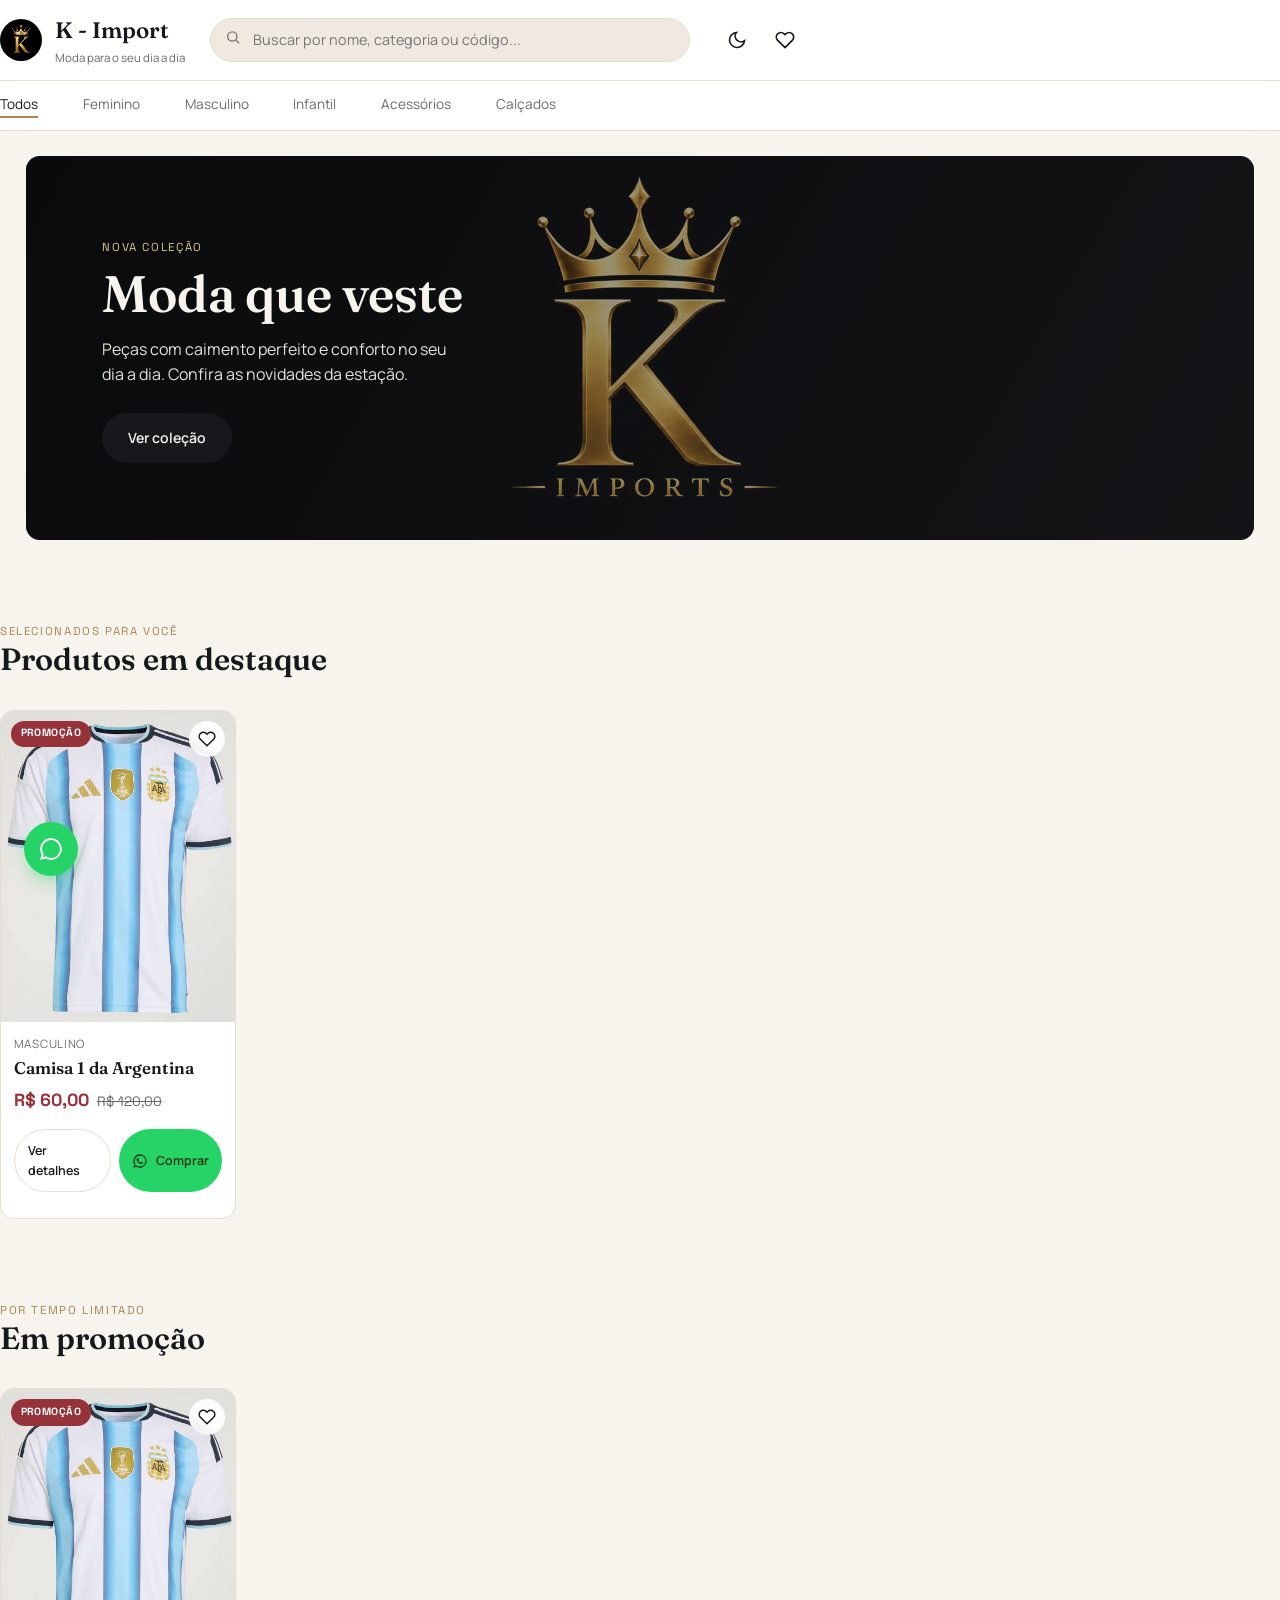
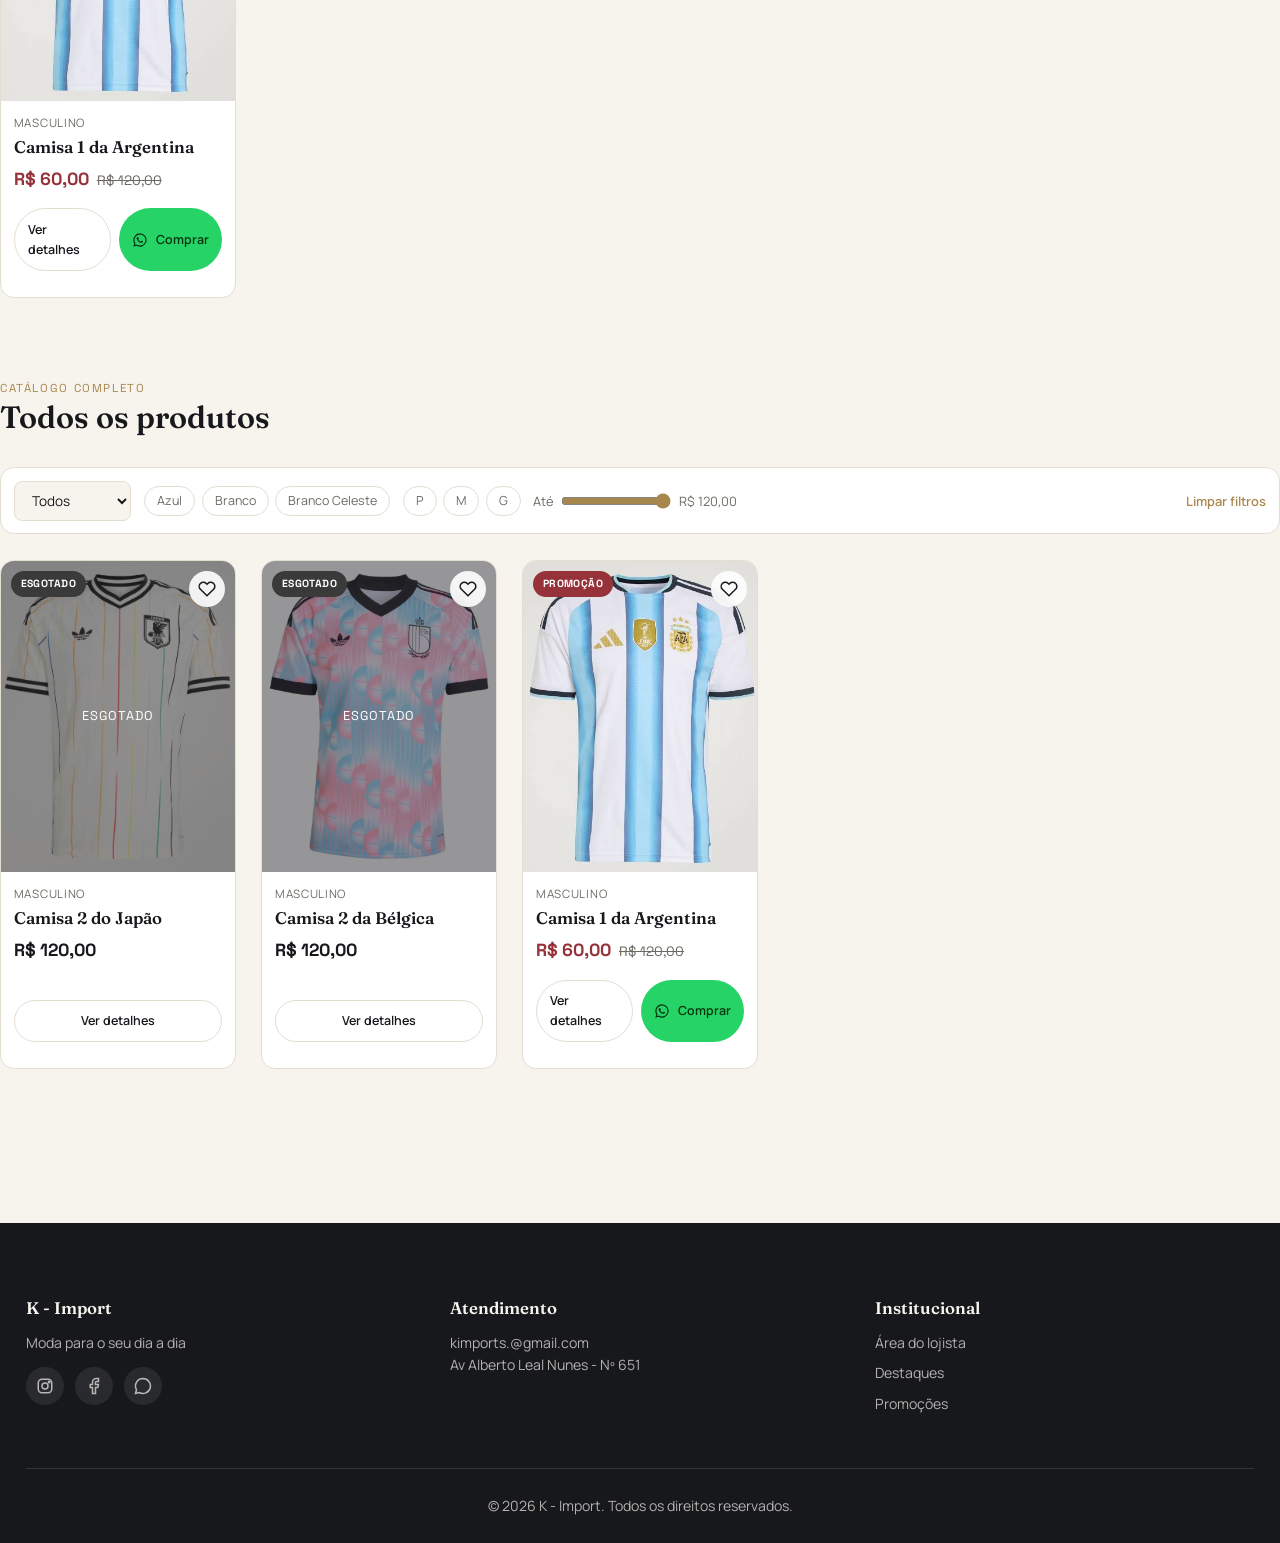
<file: index.html>
<!DOCTYPE html>
<html lang="pt-BR">
<head>
<meta charset="UTF-8">
<meta name="viewport" content="width=device-width, initial-scale=1.0">
<title>Ateliê Nuvem — Catálogo Online</title>
<meta name="description" content="Catálogo online de roupas. Confira novidades, promoções e compre direto pelo WhatsApp.">

<!-- Google Fonts -->
<link rel="preconnect" href="https://fonts.googleapis.com">
<link rel="preconnect" href="https://fonts.gstatic.com" crossorigin>
<link href="https://fonts.googleapis.com/css2?family=Fraunces:ital,wght@0,500;0,600;0,700;1,500&family=Manrope:wght@400;500;600;700;800&family=Space+Grotesk:wght@500;600;700&display=swap" rel="stylesheet">

<link rel="stylesheet" href="style.css">
</head>
<!-- data-pagina="inicial" informa ao script.js qual lógica de inicialização rodar -->
<body data-pagina="inicial">

  <!-- Tela de carregamento exibida enquanto produtos.json é lido -->
  <div id="tela-carregamento">
    <div class="spinner"></div>
    <p>Carregando catálogo...</p>
  </div>

  <!-- ==================== CABEÇALHO ==================== -->
  <header class="cabecalho">
    <div class="container cabecalho-topo">
      <a href="index.html" class="marca">
        <img data-loja-logo src="fotos/logo.png" alt="Logo da loja" onerror="this.style.display='none'">
        <div>
          <div class="marca-nome" data-loja-nome>Carregando...</div>
          <div class="marca-slogan" data-loja-slogan></div>
        </div>
      </a>

      <div class="busca-container">
        <span class="busca-icone">
          <svg width="16" height="16" viewBox="0 0 24 24" fill="none" stroke="currentColor" stroke-width="2"><circle cx="11" cy="11" r="7"/><path d="M21 21l-4.3-4.3"/></svg>
        </span>
        <input type="text" id="campo-busca" class="busca-input" placeholder="Buscar por nome, categoria ou código...">
      </div>

      <div class="acoes-cabecalho">
        <button class="botao-icone" id="botao-tema" aria-label="Alternar modo claro/escuro" title="Alternar tema"></button>
        <a class="botao-icone" href="#" onclick="document.getElementById('todos-produtos').scrollIntoView({behavior:'smooth'});return false;" aria-label="Ver favoritos" title="Favoritos">
          <svg width="20" height="20" viewBox="0 0 24 24" fill="none" stroke="currentColor" stroke-width="2"><path d="M20.8 4.6a5.5 5.5 0 00-7.8 0L12 5.6l-1-1a5.5 5.5 0 00-7.8 7.8l1 1L12 21l7.8-7.6 1-1a5.5 5.5 0 000-7.8z"/></svg>
          <span class="contador-favoritos" id="contador-favoritos" style="display:none">0</span>
        </a>
      </div>
    </div>

    <nav class="menu-categorias container" id="menu-categorias" aria-label="Categorias de produtos"></nav>
  </header>

  <!-- Aviso exibido automaticamente caso o navegador bloqueie o carregamento local do produtos.json -->
  <div id="area-aviso"></div>

  <!-- ==================== BANNER PRINCIPAL ==================== -->
  <section class="banner">
    <div class="banner-conteudo">
      <img data-loja-banner src="fotos/banner.jpg" alt="Banner promocional" onerror="this.style.display='none'">
      <div class="banner-texto">
        <span class="eyebrow">Nova coleção</span>
        <h1>Moda que veste</h1>
        <p>Peças com caimento perfeito e conforto no seu dia a dia. Confira as novidades da estação.</p>
        <a href="#destaques" class="botao botao-primario">Ver coleção</a>
      </div>
    </div>
  </section>

  <!-- ==================== PRODUTOS EM DESTAQUE ==================== -->
  <section class="secao container" id="destaques">
    <div class="secao-cabecalho">
      <div>
        <span class="eyebrow">Selecionados para você</span>
        <h2 class="secao-titulo">Produtos em destaque</h2>
      </div>
    </div>
    <div class="grade-produtos" id="grade-destaques"></div>
  </section>

  <!-- ==================== PROMOÇÕES ==================== -->
  <section class="secao container" id="promocoes" style="padding-top:0">
    <div class="secao-cabecalho">
      <div>
        <span class="eyebrow">Por tempo limitado</span>
        <h2 class="secao-titulo">Em promoção</h2>
      </div>
    </div>
    <div class="grade-produtos" id="grade-promocoes"></div>
  </section>

  <!-- ==================== TODOS OS PRODUTOS + FILTROS ==================== -->
  <section class="secao container" id="todos-produtos" style="padding-top:0">
    <div class="secao-cabecalho">
      <div>
        <span class="eyebrow">Catálogo completo</span>
        <h2 class="secao-titulo">Todos os produtos</h2>
      </div>
    </div>

    <div class="barra-filtros">
      <select id="filtro-categoria" aria-label="Filtrar por categoria"></select>

      <div class="grupo-cores" id="filtro-cores" aria-label="Filtrar por cor"></div>
      <div class="grupo-tamanhos" id="filtro-tamanhos" aria-label="Filtrar por tamanho"></div>

      <div class="faixa-preco">
        <span>Até</span>
        <input type="range" id="filtro-preco" min="0" step="10">
        <span id="rotulo-preco"></span>
      </div>

      <button class="limpar-filtros" id="limpar-filtros">Limpar filtros</button>
    </div>

    <div class="grade-produtos" id="grade-todos-produtos"></div>
  </section>

  <!-- ==================== RODAPÉ ==================== -->
  <footer class="rodape">
    <div class="container">
      <div class="rodape-grade">
        <div>
          <h4 data-loja-nome></h4>
          <p data-loja-slogan></p>
          <div class="redes-sociais">
            <a data-loja-instagram href="#" target="_blank" rel="noopener" aria-label="Instagram">
              <svg width="18" height="18" viewBox="0 0 24 24" fill="none" stroke="currentColor" stroke-width="2"><rect x="3" y="3" width="18" height="18" rx="5"/><circle cx="12" cy="12" r="4"/><circle cx="17.5" cy="6.5" r="1"/></svg>
            </a>
            <a data-loja-facebook href="#" target="_blank" rel="noopener" aria-label="Facebook">
              <svg width="18" height="18" viewBox="0 0 24 24" fill="none" stroke="currentColor" stroke-width="2"><path d="M18 2h-3a5 5 0 00-5 5v3H7v4h3v8h4v-8h3l1-4h-4V7a1 1 0 011-1h3z"/></svg>
            </a>
            <a data-loja-whatsapp href="#" target="_blank" rel="noopener" aria-label="WhatsApp">
              <svg width="18" height="18" viewBox="0 0 24 24" fill="none" stroke="currentColor" stroke-width="2"><path d="M12 2a10 10 0 00-8.6 15.1L2 22l5-1.3A10 10 0 1012 2z"/></svg>
            </a>
          </div>
        </div>
        <div>
          <h4>Atendimento</h4>
          <p data-loja-email></p>
          <p data-loja-endereco></p>
        </div>
        <div>
          <h4>Institucional</h4>
          <a href="admin.html">Área do lojista</a>
          <a href="#destaques">Destaques</a>
          <a href="#promocoes">Promoções</a>
        </div>
      </div>
      <p class="rodape-baixo">© <span id="ano-atual"></span> <span data-loja-nome></span>. Todos os direitos reservados.</p>
    </div>
  </footer>

  <!-- Botões flutuantes -->
  <button class="botao-topo" id="botao-topo" aria-label="Voltar ao topo">
    <svg width="18" height="18" viewBox="0 0 24 24" fill="none" stroke="currentColor" stroke-width="2"><path d="M12 19V5M5 12l7-7 7 7"/></svg>
  </button>
  <a class="whatsapp-flutuante" data-loja-whatsapp-flutuante href="#" target="_blank" rel="noopener" aria-label="Fale conosco pelo WhatsApp">
    <svg width="26" height="26" viewBox="0 0 24 24" fill="currentColor"><path d="M12 2a10 10 0 00-8.6 15.1L2 22l5-1.3A10 10 0 1012 2zm0 18.2a8.2 8.2 0 01-4.2-1.2l-.3-.2-3 .8.8-2.9-.2-.3A8.2 8.2 0 1112 20.2z"/></svg>
  </a>

  <script src="script.js"></script>
  <script>document.getElementById('ano-atual').textContent = new Date().getFullYear();</script>
</body>
</html>
</file>
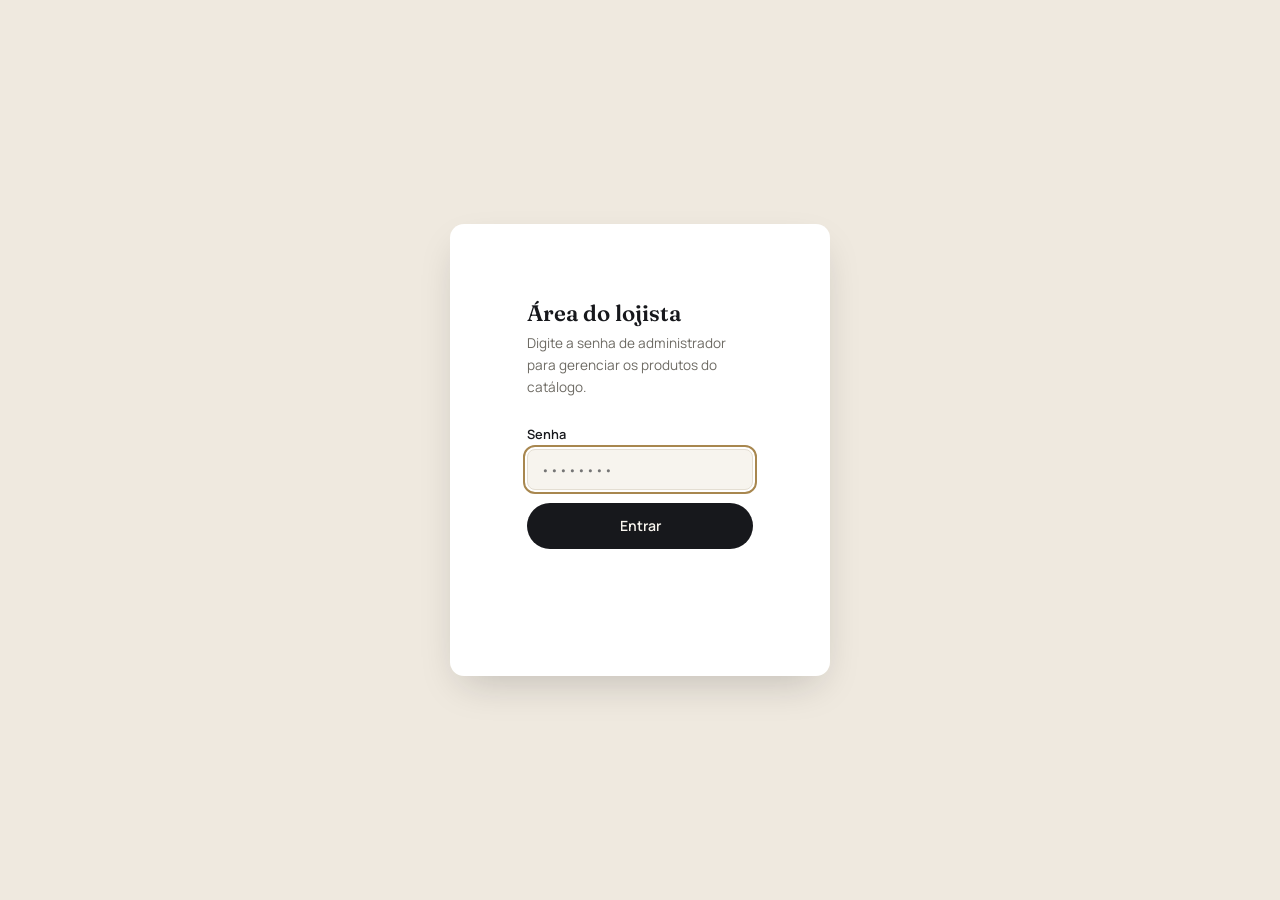
<file: admin.html>
<!DOCTYPE html>
<html lang="pt-BR">
<head>
<meta charset="UTF-8">
<meta name="viewport" content="width=device-width, initial-scale=1.0">
<title>Painel do Lojista — Ateliê Nuvem</title>

<link rel="preconnect" href="https://fonts.googleapis.com">
<link rel="preconnect" href="https://fonts.gstatic.com" crossorigin>
<link href="https://fonts.googleapis.com/css2?family=Fraunces:ital,wght@0,600;0,700&family=Manrope:wght@400;500;600;700;800&family=Space+Grotesk:wght@500;600;700&display=swap" rel="stylesheet">
<link rel="stylesheet" href="style.css">
</head>
<body class="admin-corpo">

  <!-- ==================== TELA DE LOGIN ==================== -->
  <div class="admin-login" id="tela-login">
    <div class="admin-login-caixa">
      <h1>Área do lojista</h1>
      <p>Digite a senha de administrador para gerenciar os produtos do catálogo.</p>
      <div class="campo">
        <label for="campo-senha">Senha</label>
        <input type="password" id="campo-senha" placeholder="••••••••" autofocus>
      </div>
      <button class="botao botao-primario botao-bloco" id="botao-entrar">Entrar</button>
      <p class="admin-erro" id="mensagem-erro-login"></p>
      <p style="font-size:0.78rem;color:var(--cor-texto-suave);margin-top:1rem">
       <!-- Senha padrão de demonstração: <code>admin123</code>. Veja no arquivo <code>admin.js</code> como trocá-la.-->
      </p>
    </div>
  </div>

  <!-- ==================== PAINEL (após login) ==================== -->
  <div id="painel-admin" style="display:none">
    <div class="admin-topbar">
      <div class="marca">
        <div class="marca-nome" style="font-size:1.1rem">Painel do lojista</div>
      </div>
      <div style="display:flex;gap:0.6rem;align-items:center">
        <a href="index.html" target="_blank" class="botao botao-secundario" style="padding:0.5rem 1rem;font-size:0.8rem">Ver catálogo</a>
        <button class="botao botao-secundario" id="botao-sair" style="padding:0.5rem 1rem;font-size:0.8rem">Sair</button>
      </div>
    </div>

    <div class="admin-layout">
      <!-- Menu lateral -->
      <nav class="admin-menu">
        <button data-secao="produtos" class="ativo">📦 Produtos</button>
        <button data-secao="novo">➕ Adicionar produto</button>
        <button data-secao="categorias">🏷️ Categorias</button>
        <button data-secao="loja">🏬 Dados da loja</button>
        <button data-secao="salvar">💾 Salvar / Exportar</button>
      </nav>

      <div class="admin-conteudo">

        <!-- Aviso geral -->
        <div class="admin-alerta">
          As alterações ficam salvas automaticamente neste navegador enquanto você trabalha.
          Para que os clientes vejam as mudanças, use a seção <strong>Salvar / Exportar</strong> para
          atualizar o arquivo <code>produtos.json</code> do site.
        </div>

        <!-- SEÇÃO: LISTA DE PRODUTOS -->
        <section class="secao-admin" id="secao-produtos">
          <div class="admin-cartao">
            <h3 style="margin-bottom:1rem">Produtos cadastrados</h3>
            <div class="campo" style="max-width:320px">
              <input type="text" id="busca-admin" placeholder="Buscar produto por nome ou código...">
            </div>
            <div style="overflow-x:auto">
              <table class="tabela-produtos">
                <thead>
                  <tr>
                    <th>Foto</th><th>Nome</th><th>Categoria</th><th>Preço</th><th>Status</th><th>Ações</th>
                  </tr>
                </thead>
                <tbody id="corpo-tabela-produtos"></tbody>
              </table>
            </div>
          </div>
        </section>

        <!-- SEÇÃO: ADICIONAR / EDITAR PRODUTO -->
        <section class="secao-admin" id="secao-novo" style="display:none">
          <div class="admin-cartao">
            <h3 style="margin-bottom:1rem" id="titulo-form-produto">Adicionar produto</h3>
            <form id="form-produto">
              <input type="hidden" id="produto-codigo-original">
              <div class="form-grade">
                <div class="campo">
                  <label for="produto-nome">Nome do produto *</label>
                  <input type="text" id="produto-nome" required>
                </div>
                <div class="campo">
                  <label for="produto-codigo">Código do produto *</label>
                  <input type="text" id="produto-codigo" required placeholder="Ex: CAM001">
                </div>
                <div class="campo">
                  <label for="produto-categoria">Categoria *</label>
                  <select id="produto-categoria" required></select>
                </div>
                <div class="campo">
                  <label for="produto-status">Status *</label>
                  <select id="produto-status" required>
                    <option value="Disponível">Disponível</option>
                    <option value="Esgotado">Esgotado</option>
                  </select>
                </div>
                <div class="campo">
                  <label for="produto-preco">Preço (R$) *</label>
                  <input type="number" id="produto-preco" min="0" step="0.01" required>
                </div>
                <div class="campo">
                  <label for="produto-preco-promo">Preço promocional (R$)</label>
                  <input type="number" id="produto-preco-promo" min="0" step="0.01" placeholder="Deixe em branco se não houver">
                </div>
                <div class="campo">
                  <label for="produto-tamanhos">Tamanhos * (separados por vírgula)</label>
                  <input type="text" id="produto-tamanhos" required placeholder="P, M, G, GG">
                </div>
                <div class="campo">
                  <label for="produto-cores">Cores * (separadas por vírgula)</label>
                  <input type="text" id="produto-cores" required placeholder="Preto, Branco">
                </div>
                <div class="campo campo-largo">
                  <label for="produto-descricao">Descrição *</label>
                  <textarea id="produto-descricao" rows="3" required></textarea>
                </div>
                <div class="campo campo-largo">
                  <label>Etiquetas</label>
                  <div class="grupo-cores" id="etiquetas-opcoes">
                    <button type="button" class="chip" data-et="Novo">Novo</button>
                    <button type="button" class="chip" data-et="Promoção">Promoção</button>
                    <button type="button" class="chip" data-et="Mais vendido">Mais vendido</button>
                  </div>
                </div>
                <div class="campo">
                  <label style="display:flex;align-items:center;gap:0.5rem">
                    <input type="checkbox" id="produto-destaque" style="width:auto">
                    Exibir na seção "Produtos em destaque"
                  </label>
                </div>
                <div class="campo campo-largo">
                  <label>Fotos do produto</label>
                  <div class="upload-area" id="area-upload">
                    📷 Clique aqui ou arraste imagens para enviar<br>
                    <small>As imagens ficam salvas dentro do próprio produtos.json (não precisa mexer na pasta fotos)</small>
                  </div>
                  <input type="file" id="input-upload" accept="image/*" multiple style="display:none">
                  <div class="pre-visualizacao-imagens" id="pre-visualizacao"></div>
                </div>
              </div>
              <div style="display:flex;gap:0.6rem;margin-top:1.2rem">
                <button type="submit" class="botao botao-primario">Salvar produto</button>
                <button type="button" class="botao botao-secundario" id="botao-cancelar-form">Cancelar</button>
              </div>
            </form>
          </div>
        </section>

        <!-- SEÇÃO: CATEGORIAS -->
        <section class="secao-admin" id="secao-categorias" style="display:none">
          <div class="admin-cartao">
            <h3 style="margin-bottom:1rem">Categorias da loja</h3>
            <div class="campo" style="display:flex;gap:0.5rem;max-width:400px">
              <input type="text" id="nova-categoria" placeholder="Nome da nova categoria">
              <button class="botao botao-primario" id="botao-add-categoria" style="white-space:nowrap">Adicionar</button>
            </div>
            <div class="grupo-cores" id="lista-categorias" style="margin-top:1rem"></div>
          </div>
        </section>

        <!-- SEÇÃO: DADOS DA LOJA -->
        <section class="secao-admin" id="secao-loja" style="display:none">
          <div class="admin-cartao">
            <h3 style="margin-bottom:1rem">Dados da loja</h3>
            <div class="form-grade">
              <div class="campo"><label>Nome da loja</label><input type="text" id="loja-nome"></div>
              <div class="campo"><label>Slogan</label><input type="text" id="loja-slogan"></div>
              <div class="campo"><label>WhatsApp (só números, com DDI e DDD)</label><input type="text" id="loja-whatsapp" placeholder="5511999999999"></div>
              <div class="campo"><label>E-mail de contato</label><input type="text" id="loja-email"></div>
              <div class="campo campo-largo"><label>Endereço</label><input type="text" id="loja-endereco"></div>
              <div class="campo"><label>Instagram (link completo)</label><input type="text" id="loja-instagram"></div>
              <div class="campo"><label>Facebook (link completo)</label><input type="text" id="loja-facebook"></div>
              <div class="campo campo-largo">
                <label>Logo (arquivo em fotos/logo.png, ou envie um novo abaixo)</label>
                <input type="file" id="loja-logo-upload" accept="image/*">
              </div>
              <div class="campo campo-largo">
                <label>Banner principal (arquivo em fotos/banner.jpg, ou envie um novo abaixo)</label>
                <input type="file" id="loja-banner-upload" accept="image/*">
              </div>
            </div>
            <button class="botao botao-primario" id="botao-salvar-loja" style="margin-top:1rem">Salvar dados da loja</button>
          </div>
        </section>

        <!-- SEÇÃO: SALVAR / EXPORTAR -->
        <section class="secao-admin" id="secao-salvar" style="display:none">
          <div class="admin-cartao">
            <h3 style="margin-bottom:0.6rem">Publicar alterações no site</h3>
            <p style="color:var(--cor-texto-suave);font-size:0.9rem;margin-bottom:1rem">
              Por segurança, o navegador não pode alterar arquivos do computador sozinho.
              Escolha uma das opções abaixo para publicar as alterações:
            </p>

            <div class="admin-cartao" style="background:var(--cor-fundo-alt);margin-bottom:1rem">
              <h4 style="margin-bottom:0.4rem">Opção 1 — Salvar direto no arquivo (recomendado)</h4>
              <p style="font-size:0.85rem;color:var(--cor-texto-suave);margin-bottom:0.8rem">
                Disponível em navegadores como Chrome ou Edge no computador. Escolha o arquivo
                <code>produtos.json</code> da pasta do site uma vez, e o painel grava as próximas
                alterações direto nele.
              </p>
              <button class="botao botao-primario" id="botao-salvar-direto">Selecionar e salvar produtos.json</button>
              <span id="status-salvar-direto" style="font-size:0.82rem;margin-left:0.6rem;color:var(--cor-texto-suave)"></span>
            </div>

            <div class="admin-cartao" style="background:var(--cor-fundo-alt)">
              <h4 style="margin-bottom:0.4rem">Opção 2 — Baixar o arquivo atualizado</h4>
              <p style="font-size:0.85rem;color:var(--cor-texto-suave);margin-bottom:0.8rem">
                Funciona em qualquer navegador. Baixe o novo <code>produtos.json</code> e substitua
                o arquivo antigo na pasta do site (por exemplo, enviando-o de novo para a hospedagem).
              </p>
              <button class="botao botao-secundario" id="botao-baixar-json">Baixar produtos.json</button>
            </div>
          </div>
        </section>

      </div>
    </div>
  </div>

  <script src="admin.js"></script>
</body>
</html>
</file>
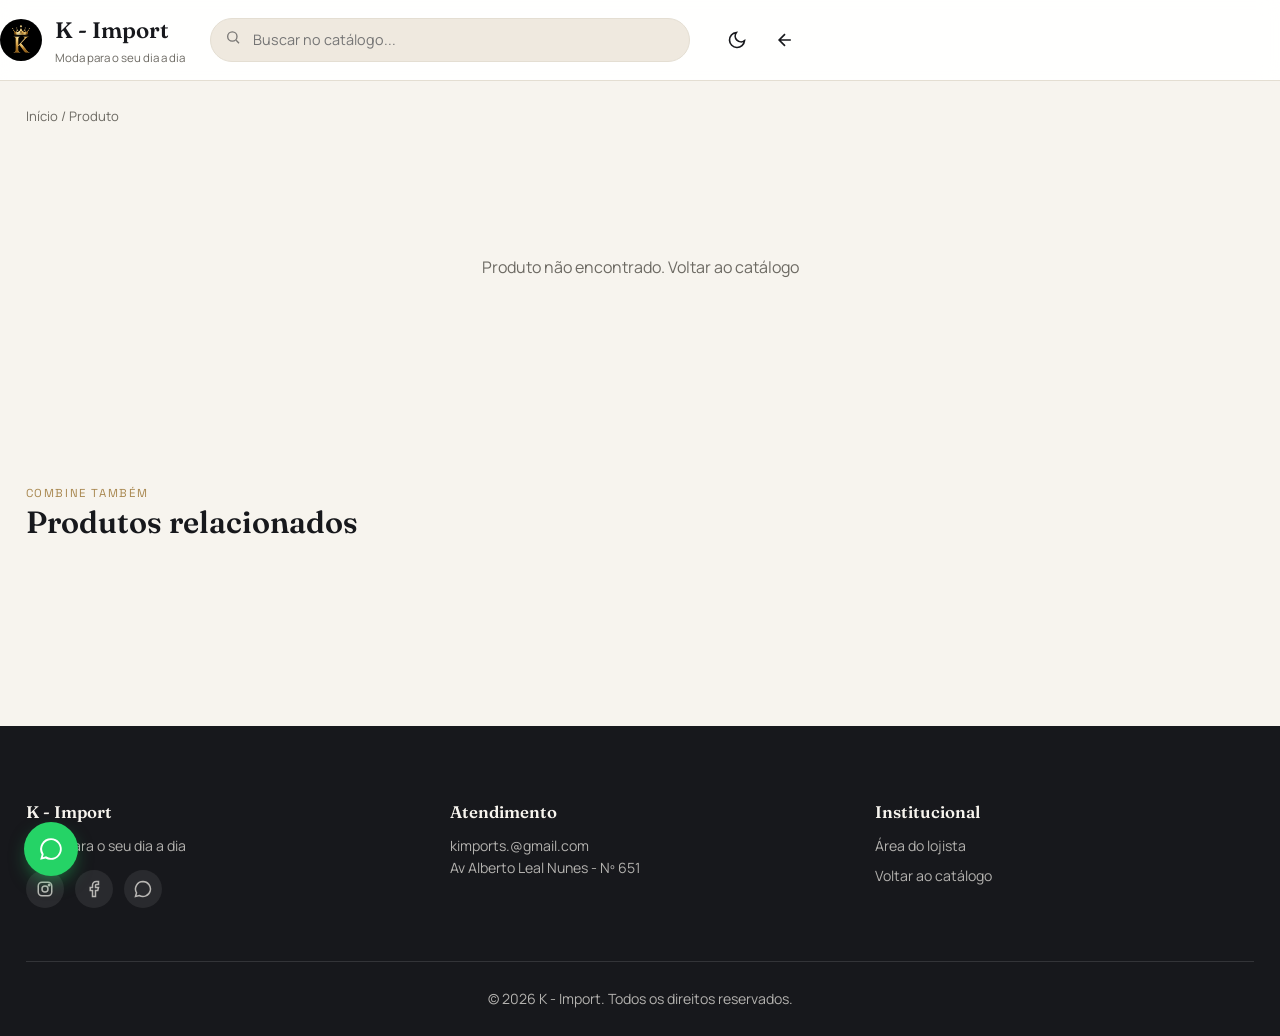
<file: produto.html>
<!DOCTYPE html>
<html lang="pt-BR">
<head>
<meta charset="UTF-8">
<meta name="viewport" content="width=device-width, initial-scale=1.0">
<title>Produto — Catálogo Online</title>

<link rel="preconnect" href="https://fonts.googleapis.com">
<link rel="preconnect" href="https://fonts.gstatic.com" crossorigin>
<link href="https://fonts.googleapis.com/css2?family=Fraunces:ital,wght@0,500;0,600;0,700;1,500&family=Manrope:wght@400;500;600;700;800&family=Space+Grotesk:wght@500;600;700&display=swap" rel="stylesheet">

<link rel="stylesheet" href="style.css">
</head>
<body data-pagina="produto">

  <div id="tela-carregamento">
    <div class="spinner"></div>
    <p>Carregando produto...</p>
  </div>

  <!-- ==================== CABEÇALHO (mesma estrutura do index) ==================== -->
  <header class="cabecalho">
    <div class="container cabecalho-topo">
      <a href="index.html" class="marca">
        <img data-loja-logo src="fotos/logo.png" alt="Logo da loja" onerror="this.style.display='none'">
        <div>
          <div class="marca-nome" data-loja-nome>Carregando...</div>
          <div class="marca-slogan" data-loja-slogan></div>
        </div>
      </a>
      <div class="busca-container">
        <span class="busca-icone">
          <svg width="16" height="16" viewBox="0 0 24 24" fill="none" stroke="currentColor" stroke-width="2"><circle cx="11" cy="11" r="7"/><path d="M21 21l-4.3-4.3"/></svg>
        </span>
        <input type="text" class="busca-input" placeholder="Buscar no catálogo..." onfocus="window.location.href='index.html'" readonly>
      </div>
      <div class="acoes-cabecalho">
        <button class="botao-icone" id="botao-tema" aria-label="Alternar modo claro/escuro" title="Alternar tema"></button>
        <a class="botao-icone" href="index.html" aria-label="Voltar ao catálogo" title="Voltar ao catálogo">
          <svg width="20" height="20" viewBox="0 0 24 24" fill="none" stroke="currentColor" stroke-width="2"><path d="M19 12H5M12 19l-7-7 7-7"/></svg>
        </a>
      </div>
    </div>
  </header>

  <div id="area-aviso"></div>

  <main class="container">
    <p class="trilha-navegacao"><a href="index.html">Início</a> / <span id="trilha-nome-produto">Produto</span></p>

    <div class="produto-detalhe" id="area-produto">
      <!-- Preenchido dinamicamente pelo script.js -->
    </div>

    <!-- ==================== PRODUTOS RELACIONADOS ==================== -->
    <section class="relacionados">
      <div class="secao-cabecalho">
        <div>
          <span class="eyebrow">Combine também</span>
          <h2 class="secao-titulo">Produtos relacionados</h2>
        </div>
      </div>
      <div class="grade-produtos" id="grade-relacionados"></div>
    </section>
  </main>

  <!-- ==================== RODAPÉ ==================== -->
  <footer class="rodape">
    <div class="container">
      <div class="rodape-grade">
        <div>
          <h4 data-loja-nome></h4>
          <p data-loja-slogan></p>
          <div class="redes-sociais">
            <a data-loja-instagram href="#" target="_blank" rel="noopener" aria-label="Instagram">
              <svg width="18" height="18" viewBox="0 0 24 24" fill="none" stroke="currentColor" stroke-width="2"><rect x="3" y="3" width="18" height="18" rx="5"/><circle cx="12" cy="12" r="4"/><circle cx="17.5" cy="6.5" r="1"/></svg>
            </a>
            <a data-loja-facebook href="#" target="_blank" rel="noopener" aria-label="Facebook">
              <svg width="18" height="18" viewBox="0 0 24 24" fill="none" stroke="currentColor" stroke-width="2"><path d="M18 2h-3a5 5 0 00-5 5v3H7v4h3v8h4v-8h3l1-4h-4V7a1 1 0 011-1h3z"/></svg>
            </a>
            <a data-loja-whatsapp href="#" target="_blank" rel="noopener" aria-label="WhatsApp">
              <svg width="18" height="18" viewBox="0 0 24 24" fill="none" stroke="currentColor" stroke-width="2"><path d="M12 2a10 10 0 00-8.6 15.1L2 22l5-1.3A10 10 0 1012 2z"/></svg>
            </a>
          </div>
        </div>
        <div>
          <h4>Atendimento</h4>
          <p data-loja-email></p>
          <p data-loja-endereco></p>
        </div>
        <div>
          <h4>Institucional</h4>
          <a href="admin.html">Área do lojista</a>
          <a href="index.html">Voltar ao catálogo</a>
        </div>
      </div>
      <p class="rodape-baixo">© <span id="ano-atual"></span> <span data-loja-nome></span>. Todos os direitos reservados.</p>
    </div>
  </footer>

  <button class="botao-topo" id="botao-topo" aria-label="Voltar ao topo">
    <svg width="18" height="18" viewBox="0 0 24 24" fill="none" stroke="currentColor" stroke-width="2"><path d="M12 19V5M5 12l7-7 7 7"/></svg>
  </button>
  <a class="whatsapp-flutuante" data-loja-whatsapp-flutuante href="#" target="_blank" rel="noopener" aria-label="Fale conosco pelo WhatsApp">
    <svg width="26" height="26" viewBox="0 0 24 24" fill="currentColor"><path d="M12 2a10 10 0 00-8.6 15.1L2 22l5-1.3A10 10 0 1012 2zm0 18.2a8.2 8.2 0 01-4.2-1.2l-.3-.2-3 .8.8-2.9-.2-.3A8.2 8.2 0 1112 20.2z"/></svg>
  </a>

  <!-- Modal de compartilhamento -->
  <div class="modal-fundo" id="modal-compartilhar">
    <div class="modal-caixa">
      <button class="modal-fechar botao-icone" data-fechar-modal aria-label="Fechar">
        <svg width="18" height="18" viewBox="0 0 24 24" fill="none" stroke="currentColor" stroke-width="2"><path d="M18 6L6 18M6 6l12 12"/></svg>
      </button>
      <h3>Compartilhar produto</h3>
      <div class="opcoes-compartilhar" id="opcoes-compartilhar"></div>
    </div>
  </div>

  <script src="script.js"></script>
  <script>document.getElementById('ano-atual').textContent = new Date().getFullYear();</script>
</body>
</html>
</file>
<file: style.css>
/* ==========================================================================
   ATELIÊ NUVEM — CATÁLOGO DE ROUPAS
   Folha de estilos principal
   Paleta: tinta (ink), papel (ivory), latão (brass/accent), vinho (promo)
   Tipografia: Fraunces (display) + Manrope (texto) + Space Grotesk (dados/preços)
   ========================================================================== */

/* --------------------------------------------------------------------------
   1. TOKENS DE DESIGN (cores, fontes, espaçamentos, sombras)
   -------------------------------------------------------------------------- */
:root {
  /* Cores — modo claro */
  --cor-fundo: #f7f4ee;
  --cor-fundo-alt: #efe9df;
  --cor-superficie: #ffffff;
  --cor-texto: #17181c;
  --cor-texto-suave: #6d6a63;
  --cor-borda: #e4ded2;

  --cor-latao: #a8874f;       /* acento premium — botões, links, detalhes */
  --cor-latao-escuro: #8a6c39;
  --cor-vinho: #96323a;       /* promoções / preço riscado / esgotado */
  --cor-verde: #33594c;       /* etiqueta "novo" */
  --cor-sucesso: #33594c;

  /* Tipografia */
  --fonte-display: 'Fraunces', Georgia, serif;
  --fonte-corpo: 'Manrope', -apple-system, sans-serif;
  --fonte-dados: 'Space Grotesk', monospace;

  /* Espaçamentos */
  --espaco-xs: 0.4rem;
  --espaco-sm: 0.8rem;
  --espaco-md: 1.6rem;
  --espaco-lg: 2.8rem;
  --espaco-xl: 4.8rem;

  /* Formas */
  --raio: 14px;
  --raio-peq: 8px;
  --sombra: 0 8px 24px -8px rgba(23, 24, 28, 0.12);
  --sombra-forte: 0 16px 40px -12px rgba(23, 24, 28, 0.22);

  --transicao: 220ms cubic-bezier(.4,0,.2,1);
  --largura-max: 1320px;
}

/* Modo escuro */
body.modo-escuro {
  --cor-fundo: #121216;
  --cor-fundo-alt: #1a1a20;
  --cor-superficie: #1c1c22;
  --cor-texto: #f3f1eb;
  --cor-texto-suave: #a29d92;
  --cor-borda: #2c2c34;
  --sombra: 0 8px 24px -8px rgba(0, 0, 0, 0.5);
  --sombra-forte: 0 16px 40px -12px rgba(0, 0, 0, 0.6);
}

/* --------------------------------------------------------------------------
   2. RESET E BASE
   -------------------------------------------------------------------------- */
* { box-sizing: border-box; margin: 0; padding: 0; }

html { scroll-behavior: smooth; }

body {
  font-family: var(--fonte-corpo);
  background: var(--cor-fundo);
  color: var(--cor-texto);
  line-height: 1.6;
  transition: background var(--transicao), color var(--transicao);
  overflow-x: hidden;
}

img { max-width: 100%; display: block; }
a { color: inherit; text-decoration: none; }
button { font-family: inherit; cursor: pointer; border: none; background: none; }
ul { list-style: none; }
input, select { font-family: inherit; }

.container {
  max-width: var(--largura-max);
  margin: 0 auto;
  padding: 0 var(--espaco-md);
}

h1, h2, h3, h4 { font-family: var(--fonte-display); font-weight: 600; line-height: 1.15; }

.secao-titulo {
  font-size: clamp(1.6rem, 2.4vw, 2.2rem);
  margin-bottom: var(--espaco-xs);
}

.secao-subtitulo {
  color: var(--cor-texto-suave);
  font-size: 0.95rem;
  margin-bottom: var(--espaco-lg);
}

.eyebrow {
  font-family: var(--fonte-dados);
  text-transform: uppercase;
  letter-spacing: 0.14em;
  font-size: 0.72rem;
  color: var(--cor-latao);
}

/* Acessibilidade: foco visível */
a:focus-visible, button:focus-visible, input:focus-visible, select:focus-visible {
  outline: 2px solid var(--cor-latao);
  outline-offset: 2px;
}

/* Respeita preferência de movimento reduzido */
@media (prefers-reduced-motion: reduce) {
  *, *::before, *::after { animation-duration: 0.001ms !important; transition-duration: 0.001ms !important; }
  html { scroll-behavior: auto; }
}

/* --------------------------------------------------------------------------
   3. TELA DE CARREGAMENTO (LOADING)
   -------------------------------------------------------------------------- */
#tela-carregamento {
  position: fixed; inset: 0;
  background: var(--cor-fundo);
  display: flex; flex-direction: column; align-items: center; justify-content: center;
  gap: var(--espaco-md);
  z-index: 9999;
  transition: opacity 400ms ease, visibility 400ms ease;
}
#tela-carregamento.escondida { opacity: 0; visibility: hidden; pointer-events: none; }

.spinner {
  width: 42px; height: 42px;
  border: 3px solid var(--cor-borda);
  border-top-color: var(--cor-latao);
  border-radius: 50%;
  animation: girar 800ms linear infinite;
}
@keyframes girar { to { transform: rotate(360deg); } }

/* --------------------------------------------------------------------------
   4. CABEÇALHO
   -------------------------------------------------------------------------- */
.cabecalho {
  position: sticky; top: 0; z-index: 500;
  background: color-mix(in srgb, var(--cor-superficie) 92%, transparent);
  backdrop-filter: blur(10px);
  border-bottom: 1px solid var(--cor-borda);
}

.cabecalho-topo {
  display: flex; align-items: center; gap: var(--espaco-md);
  padding: var(--espaco-sm) 0;
}

.marca { display: flex; align-items: center; gap: var(--espaco-sm); flex-shrink: 0; }
.marca img { width: 42px; height: 42px; object-fit: contain; border-radius: 50%; }
.marca-nome { font-family: var(--fonte-display); font-size: 1.4rem; font-weight: 600; }
.marca-slogan { display: none; }

.busca-container { flex: 1; max-width: 480px; position: relative; }
.busca-input {
  width: 100%;
  padding: 0.7rem 1rem 0.7rem 2.6rem;
  border-radius: 999px;
  border: 1px solid var(--cor-borda);
  background: var(--cor-fundo-alt);
  color: var(--cor-texto);
  font-size: 0.9rem;
  transition: border-color var(--transicao), box-shadow var(--transicao);
}
.busca-input:focus { border-color: var(--cor-latao); box-shadow: 0 0 0 3px color-mix(in srgb, var(--cor-latao) 20%, transparent); outline: none; }
.busca-icone { position: absolute; left: 0.9rem; top: 50%; transform: translateY(-50%); opacity: 0.55; pointer-events: none; }

.acoes-cabecalho { display: flex; align-items: center; gap: var(--espaco-xs); flex-shrink: 0; }
.botao-icone {
  width: 42px; height: 42px; display: flex; align-items: center; justify-content: center;
  border-radius: 50%; position: relative;
  color: var(--cor-texto);
  transition: background var(--transicao), transform var(--transicao);
}
.botao-icone:hover { background: var(--cor-fundo-alt); transform: translateY(-1px); }
.contador-favoritos {
  position: absolute; top: -2px; right: -2px;
  background: var(--cor-vinho); color: #fff;
  font-size: 0.62rem; font-family: var(--fonte-dados); font-weight: 700;
  width: 17px; height: 17px; border-radius: 50%;
  display: flex; align-items: center; justify-content: center;
}

.menu-categorias {
  display: flex; gap: var(--espaco-lg);
  padding: 0.7rem 0;
  overflow-x: auto;
  border-top: 1px solid var(--cor-borda);
  scrollbar-width: none;
}
.menu-categorias::-webkit-scrollbar { display: none; }
.menu-categorias button {
  white-space: nowrap;
  font-size: 0.85rem;
  color: var(--cor-texto-suave);
  padding: 0.2rem 0;
  border-bottom: 2px solid transparent;
  transition: color var(--transicao), border-color var(--transicao);
}
.menu-categorias button:hover,
.menu-categorias button.ativo { color: var(--cor-texto); border-color: var(--cor-latao); }

/* --------------------------------------------------------------------------
   5. BANNER / HERO
   -------------------------------------------------------------------------- */
.banner {
  position: relative;
  margin: var(--espaco-md) auto 0;
  max-width: var(--largura-max);
  padding: 0 var(--espaco-md);
}
.banner-conteudo {
  position: relative;
  border-radius: var(--raio);
  overflow: hidden;
  min-height: 340px;
  display: flex; align-items: center;
  background: linear-gradient(120deg, var(--cor-texto) 0%, #2b2c33 100%);
  color: #f7f4ee;
  isolation: isolate;
}
.banner-conteudo img {
  position: absolute; inset: 0; width: 100%; height: 100%; object-fit: cover;
  opacity: 0.55; z-index: -1;
}
.banner-texto { padding: var(--espaco-xl); max-width: 520px; }
.banner-texto .eyebrow { color: #d9c48f; }
.banner-texto h1 { font-size: clamp(2rem, 4vw, 3.2rem); margin: var(--espaco-xs) 0 var(--espaco-sm); }
.banner-texto p { color: #e6e2d8; margin-bottom: var(--espaco-md); }

/* --------------------------------------------------------------------------
   6. BOTÕES
   -------------------------------------------------------------------------- */
.botao {
  display: inline-flex; align-items: center; justify-content: center; gap: 0.5rem;
  padding: 0.85rem 1.6rem;
  border-radius: 999px;
  font-size: 0.88rem; font-weight: 600;
  transition: transform var(--transicao), box-shadow var(--transicao), background var(--transicao);
}
.botao-primario { background: var(--cor-texto); color: var(--cor-fundo); }
.botao-primario:hover { transform: translateY(-2px); box-shadow: var(--sombra); }
body.modo-escuro .botao-primario { background: var(--cor-latao); color: #17181c; }

.botao-whatsapp { background: #25d366; color: #06340f; }
.botao-whatsapp:hover { transform: translateY(-2px); box-shadow: 0 8px 20px -6px rgba(37,211,102,0.5); }

.botao-secundario {
  background: transparent; color: var(--cor-texto);
  border: 1px solid var(--cor-borda);
}
.botao-secundario:hover { border-color: var(--cor-latao); color: var(--cor-latao); }

.botao-bloco { width: 100%; }

/* --------------------------------------------------------------------------
   7. SEÇÕES / GRID DE PRODUTOS
   -------------------------------------------------------------------------- */
.secao { padding: var(--espaco-xl) 0; }
.secao-cabecalho { display: flex; align-items: flex-end; justify-content: space-between; gap: var(--espaco-md); margin-bottom: var(--espaco-md); }
.secao-cabecalho .secao-subtitulo { margin-bottom: 0; }

.grade-produtos {
  display: grid;
  grid-template-columns: repeat(auto-fill, minmax(230px, 1fr));
  gap: var(--espaco-md);
}

.trilho-produtos {
  display: flex; gap: var(--espaco-md); overflow-x: auto; padding-bottom: var(--espaco-sm);
  scroll-snap-type: x mandatory;
}
.trilho-produtos .cartao-produto { min-width: 230px; scroll-snap-align: start; }

/* Reveal ao rolar */
.revelar { opacity: 0; transform: translateY(24px); transition: opacity 600ms ease, transform 600ms ease; }
.revelar.visivel { opacity: 1; transform: translateY(0); }

/* --------------------------------------------------------------------------
   8. CARTÃO DE PRODUTO
   -------------------------------------------------------------------------- */
.cartao-produto {
  background: var(--cor-superficie);
  border-radius: var(--raio);
  overflow: hidden;
  border: 1px solid var(--cor-borda);
  transition: transform var(--transicao), box-shadow var(--transicao);
  display: flex; flex-direction: column;
}
.cartao-produto:hover { transform: translateY(-6px); box-shadow: var(--sombra-forte); }

.cartao-imagem { position: relative; aspect-ratio: 3/4; overflow: hidden; background: var(--cor-fundo-alt); }
.cartao-imagem img { width: 100%; height: 100%; object-fit: cover; transition: transform 500ms ease; }
.cartao-produto:hover .cartao-imagem img { transform: scale(1.06); }

.etiquetas-produto { position: absolute; top: 10px; left: 10px; display: flex; flex-direction: column; gap: 6px; z-index: 2; }
.etiqueta {
  font-family: var(--fonte-dados);
  font-size: 0.65rem; font-weight: 700; text-transform: uppercase; letter-spacing: 0.04em;
  padding: 0.3rem 0.6rem; border-radius: 999px; color: #fff;
}
.etiqueta-novo { background: var(--cor-verde); }
.etiqueta-promocao { background: var(--cor-vinho); }
.etiqueta-mais-vendido { background: var(--cor-latao-escuro); }
.etiqueta-esgotado { background: #3a3a3a; }

.botao-favorito {
  position: absolute; top: 10px; right: 10px; z-index: 2;
  width: 36px; height: 36px; border-radius: 50%;
  background: rgba(255,255,255,0.9); backdrop-filter: blur(4px);
  display: flex; align-items: center; justify-content: center;
  color: #17181c; transition: transform var(--transicao);
}
.botao-favorito:hover { transform: scale(1.1); }
.botao-favorito.ativo { color: var(--cor-vinho); }
.botao-favorito.ativo svg { fill: var(--cor-vinho); }

.cartao-esgotado-overlay {
  position: absolute; inset: 0; background: rgba(23,24,28,0.45);
  display: flex; align-items: center; justify-content: center;
  color: #fff; font-family: var(--fonte-dados); letter-spacing: 0.08em; text-transform: uppercase; font-size: 0.8rem;
  z-index: 1;
}

.cartao-info { padding: var(--espaco-sm) var(--espaco-sm) var(--espaco-md); display: flex; flex-direction: column; gap: 0.35rem; flex: 1; }
.cartao-categoria { font-size: 0.72rem; color: var(--cor-texto-suave); text-transform: uppercase; letter-spacing: 0.06em; }
.cartao-nome { font-family: var(--fonte-display); font-size: 1.05rem; font-weight: 600; }

.cartao-precos { display: flex; align-items: baseline; gap: 0.5rem; margin: 0.15rem 0 0.6rem; font-family: var(--fonte-dados); }
.preco-atual { font-size: 1.1rem; font-weight: 700; }
.preco-riscado { font-size: 0.85rem; color: var(--cor-texto-suave); text-decoration: line-through; }
.preco-atual.promocional { color: var(--cor-vinho); }

.cartao-acoes { display: flex; gap: 0.5rem; margin-top: auto; }
.cartao-acoes .botao { flex: 1; padding: 0.65rem 0.8rem; font-size: 0.78rem; }

/* --------------------------------------------------------------------------
   9. FILTROS
   -------------------------------------------------------------------------- */
.barra-filtros {
  display: flex; flex-wrap: wrap; gap: var(--espaco-sm); align-items: center;
  margin-bottom: var(--espaco-md);
  padding: var(--espaco-sm);
  background: var(--cor-superficie);
  border: 1px solid var(--cor-borda);
  border-radius: var(--raio);
}
.barra-filtros select, .barra-filtros input[type="text"] {
  padding: 0.55rem 0.8rem;
  border-radius: var(--raio-peq);
  border: 1px solid var(--cor-borda);
  background: var(--cor-fundo);
  color: var(--cor-texto);
  font-size: 0.85rem;
}
.grupo-cores, .grupo-tamanhos { display: flex; gap: 0.4rem; flex-wrap: wrap; align-items: center; }
.chip {
  padding: 0.35rem 0.75rem; border-radius: 999px; border: 1px solid var(--cor-borda);
  font-size: 0.78rem; color: var(--cor-texto-suave); transition: all var(--transicao);
}
.chip:hover { border-color: var(--cor-latao); }
.chip.selecionado { background: var(--cor-texto); color: var(--cor-fundo); border-color: var(--cor-texto); }

.limpar-filtros { margin-left: auto; font-size: 0.8rem; color: var(--cor-latao); font-weight: 600; }

.faixa-preco { display: flex; align-items: center; gap: 0.5rem; font-size: 0.8rem; color: var(--cor-texto-suave); }
.faixa-preco input[type="range"] { width: 110px; accent-color: var(--cor-latao); }

.resultado-vazio {
  text-align: center; padding: var(--espaco-xl) 0; color: var(--cor-texto-suave);
  grid-column: 1 / -1;
}

/* --------------------------------------------------------------------------
   10. RODAPÉ
   -------------------------------------------------------------------------- */
.rodape {
  background: var(--cor-texto);
  color: var(--cor-fundo);
  margin-top: var(--espaco-xl);
  padding: var(--espaco-xl) 0 var(--espaco-md);
}
body.modo-escuro .rodape { background: #0b0b0e; }
.rodape-grade { display: grid; grid-template-columns: repeat(auto-fit, minmax(200px,1fr)); gap: var(--espaco-lg); padding-bottom: var(--espaco-lg); border-bottom: 1px solid rgba(255,255,255,0.12); }
.rodape h4 { font-family: var(--fonte-display); margin-bottom: var(--espaco-sm); font-size: 1.05rem; }
.rodape p, .rodape a { color: rgba(247,244,238,0.7); font-size: 0.88rem; }
.rodape a { display: block; margin-bottom: 0.5rem; transition: color var(--transicao); }
.rodape a:hover { color: var(--cor-latao); }
.redes-sociais { display: flex; gap: 0.7rem; margin-top: var(--espaco-sm); }
.redes-sociais a { width: 38px; height: 38px; border-radius: 50%; background: rgba(255,255,255,0.08); display: flex; align-items: center; justify-content: center; }
.redes-sociais a:hover { background: var(--cor-latao); color: #17181c; }
.rodape-baixo { text-align: center; padding-top: var(--espaco-md); font-size: 0.78rem; color: rgba(247,244,238,0.5); }

/* --------------------------------------------------------------------------
   11. BOTÃO VOLTAR AO TOPO
   -------------------------------------------------------------------------- */
.botao-topo {
  position: fixed; bottom: 24px; right: 24px; z-index: 400;
  width: 46px; height: 46px; border-radius: 50%;
  background: var(--cor-texto); color: var(--cor-fundo);
  display: flex; align-items: center; justify-content: center;
  box-shadow: var(--sombra);
  opacity: 0; visibility: hidden; transform: translateY(10px);
  transition: all var(--transicao);
}
.botao-topo.visivel { opacity: 1; visibility: visible; transform: translateY(0); }
.botao-topo:hover { transform: translateY(-4px); }

/* --------------------------------------------------------------------------
   12. WHATSAPP FLUTUANTE
   -------------------------------------------------------------------------- */
.whatsapp-flutuante {
  position: fixed; bottom: 24px; left: 24px; z-index: 400;
  width: 54px; height: 54px; border-radius: 50%;
  background: #25d366; color: #fff;
  display: flex; align-items: center; justify-content: center;
  box-shadow: 0 8px 20px -6px rgba(37,211,102,0.6);
  animation: pulsar 2.4s ease-in-out infinite;
}
@keyframes pulsar { 0%,100% { box-shadow: 0 8px 20px -6px rgba(37,211,102,0.6);} 50% { box-shadow: 0 8px 28px -4px rgba(37,211,102,0.85);} }

/* --------------------------------------------------------------------------
   13. PÁGINA DE DETALHES DO PRODUTO
   -------------------------------------------------------------------------- */
.trilha-navegacao { font-size: 0.82rem; color: var(--cor-texto-suave); margin: var(--espaco-md) 0; }
.trilha-navegacao a:hover { color: var(--cor-latao); }

.produto-detalhe { display: grid; grid-template-columns: 1.1fr 1fr; gap: var(--espaco-xl); padding: var(--espaco-md) 0 var(--espaco-xl); }

.galeria-principal {
  position: relative; border-radius: var(--raio); overflow: hidden;
  aspect-ratio: 4/5; background: var(--cor-fundo-alt); cursor: zoom-in;
  border: 1px solid var(--cor-borda);
}
.galeria-principal img { width: 100%; height: 100%; object-fit: cover; transition: transform 200ms ease; transform-origin: center; }
.galeria-principal.ampliado img { transform: scale(1.9); cursor: zoom-out; }
.dica-zoom {
  position: absolute; bottom: 12px; right: 12px;
  background: rgba(23,24,28,0.65); color: #fff; font-size: 0.72rem;
  padding: 0.35rem 0.7rem; border-radius: 999px; pointer-events: none;
}

.galeria-miniaturas { display: flex; gap: 0.6rem; margin-top: 0.8rem; flex-wrap: wrap; }
.galeria-miniaturas img {
  width: 68px; height: 68px; object-fit: cover; border-radius: var(--raio-peq);
  border: 2px solid transparent; opacity: 0.7; transition: all var(--transicao); cursor: pointer;
}
.galeria-miniaturas img:hover { opacity: 1; }
.galeria-miniaturas img.ativa { border-color: var(--cor-latao); opacity: 1; }

.produto-info-completa .eyebrow { margin-bottom: 0.4rem; display: block; }
.produto-info-completa h1 { font-size: clamp(1.6rem, 3vw, 2.4rem); margin-bottom: 0.6rem; }
.produto-codigo { font-family: var(--fonte-dados); font-size: 0.78rem; color: var(--cor-texto-suave); margin-bottom: var(--espaco-sm); }

.precos-detalhe { display: flex; align-items: baseline; gap: 0.8rem; margin-bottom: var(--espaco-md); font-family: var(--fonte-dados); }
.precos-detalhe .preco-atual { font-size: 1.9rem; }
.precos-detalhe .preco-riscado { font-size: 1.1rem; }
.economia-badge { background: color-mix(in srgb, var(--cor-vinho) 15%, transparent); color: var(--cor-vinho); font-size: 0.72rem; font-weight: 700; padding: 0.25rem 0.6rem; border-radius: 999px; }

.produto-descricao { color: var(--cor-texto-suave); margin-bottom: var(--espaco-md); line-height: 1.7; }

.seletor-bloco { margin-bottom: var(--espaco-md); }
.seletor-titulo { font-size: 0.85rem; font-weight: 700; margin-bottom: 0.6rem; display: flex; justify-content: space-between; }
.opcoes-lista { display: flex; gap: 0.5rem; flex-wrap: wrap; }
.opcao-tamanho, .opcao-cor {
  padding: 0.55rem 1rem; border-radius: var(--raio-peq); border: 1px solid var(--cor-borda);
  font-size: 0.85rem; transition: all var(--transicao);
}
.opcao-tamanho:hover, .opcao-cor:hover { border-color: var(--cor-latao); }
.opcao-tamanho.selecionado, .opcao-cor.selecionado { background: var(--cor-texto); color: var(--cor-fundo); border-color: var(--cor-texto); }

.status-disponibilidade { display: inline-flex; align-items: center; gap: 0.4rem; font-size: 0.85rem; font-weight: 600; margin-bottom: var(--espaco-md); }
.bolinha-status { width: 8px; height: 8px; border-radius: 50%; }
.status-disponivel .bolinha-status { background: var(--cor-verde); }
.status-esgotado .bolinha-status { background: var(--cor-vinho); }
.status-esgotado { color: var(--cor-vinho); }

.acoes-detalhe { display: flex; gap: 0.7rem; margin-bottom: var(--espaco-md); flex-wrap: wrap; }
.acoes-detalhe .botao { flex: 1; min-width: 160px; }
.botao-compartilhar, .botao-favorito-detalhe {
  width: 52px; height: 52px; border-radius: 50%; border: 1px solid var(--cor-borda);
  display: flex; align-items: center; justify-content: center; flex: 0 0 auto !important; min-width: unset !important;
}
.botao-favorito-detalhe.ativo { color: var(--cor-vinho); border-color: var(--cor-vinho); }

/* --------------------------------------------------------------------------
   14. PRODUTOS RELACIONADOS
   -------------------------------------------------------------------------- */
.relacionados { padding: var(--espaco-lg) 0 var(--espaco-xl); }

/* --------------------------------------------------------------------------
   15. MODAL GENÉRICO (compartilhar, admin login, etc.)
   -------------------------------------------------------------------------- */
.modal-fundo {
  position: fixed; inset: 0; background: rgba(17,17,20,0.55);
  display: flex; align-items: center; justify-content: center; z-index: 900;
  padding: var(--espaco-md);
  opacity: 0; visibility: hidden; transition: all var(--transicao);
}
.modal-fundo.aberto { opacity: 1; visibility: visible; }
.modal-caixa {
  background: var(--cor-superficie); border-radius: var(--raio); padding: var(--espaco-lg);
  max-width: 420px; width: 100%; box-shadow: var(--sombra-forte);
  transform: scale(0.95); transition: transform var(--transicao);
}
.modal-fundo.aberto .modal-caixa { transform: scale(1); }
.modal-fechar { position: absolute; top: 14px; right: 14px; }
.modal-caixa { position: relative; }
.modal-caixa h3 { margin-bottom: var(--espaco-md); }
.campo { margin-bottom: var(--espaco-sm); }
.campo label { display: block; font-size: 0.8rem; font-weight: 600; margin-bottom: 0.3rem; }
.campo input, .campo select, .campo textarea {
  width: 100%; padding: 0.65rem 0.8rem; border-radius: var(--raio-peq);
  border: 1px solid var(--cor-borda); background: var(--cor-fundo); color: var(--cor-texto);
}
.opcoes-compartilhar { display: flex; gap: 0.6rem; margin-top: var(--espaco-sm); flex-wrap: wrap; }
.opcoes-compartilhar a, .opcoes-compartilhar button {
  flex: 1; min-width: 100px; padding: 0.6rem; border-radius: var(--raio-peq);
  border: 1px solid var(--cor-borda); text-align: center; font-size: 0.82rem;
}
.opcoes-compartilhar a:hover, .opcoes-compartilhar button:hover { border-color: var(--cor-latao); color: var(--cor-latao); }

/* --------------------------------------------------------------------------
   16. TOAST (mensagens rápidas)
   -------------------------------------------------------------------------- */
.toast {
  position: fixed; bottom: 24px; left: 50%; transform: translateX(-50%) translateY(20px);
  background: var(--cor-texto); color: var(--cor-fundo);
  padding: 0.8rem 1.4rem; border-radius: 999px; font-size: 0.85rem;
  z-index: 1000; opacity: 0; visibility: hidden; transition: all var(--transicao);
  box-shadow: var(--sombra-forte);
}
.toast.visivel { opacity: 1; visibility: visible; transform: translateX(-50%) translateY(0); }

/* --------------------------------------------------------------------------
   17. AVISO SEM SERVIDOR (fallback de carregamento do produtos.json)
   -------------------------------------------------------------------------- */
.aviso-servidor {
  background: color-mix(in srgb, var(--cor-vinho) 12%, var(--cor-superficie));
  border: 1px solid color-mix(in srgb, var(--cor-vinho) 30%, transparent);
  color: var(--cor-texto); padding: var(--espaco-md); border-radius: var(--raio);
  margin: var(--espaco-md) 0; font-size: 0.88rem; line-height: 1.7;
}
.aviso-servidor code { background: var(--cor-fundo-alt); padding: 0.1rem 0.4rem; border-radius: 4px; font-family: var(--fonte-dados); }

/* --------------------------------------------------------------------------
   18. RESPONSIVIDADE
   -------------------------------------------------------------------------- */
@media (min-width: 640px) {
  .marca-slogan { display: block; font-size: 0.72rem; color: var(--cor-texto-suave); }
}

@media (max-width: 860px) {
  .produto-detalhe { grid-template-columns: 1fr; gap: var(--espaco-md); }
}

@media (max-width: 700px) {
  .cabecalho-topo { flex-wrap: wrap; }
  .busca-container { order: 3; max-width: 100%; flex: 1 1 100%; }
  .banner-texto { padding: var(--espaco-lg); }
  .grade-produtos { grid-template-columns: repeat(auto-fill, minmax(150px, 1fr)); gap: var(--espaco-sm); }
  .rodape-grade { grid-template-columns: repeat(2, 1fr); }
}

@media (max-width: 420px) {
  .grade-produtos { grid-template-columns: repeat(2, 1fr); }
  .cartao-acoes { flex-direction: column; }
  .whatsapp-flutuante { width: 48px; height: 48px; bottom: 16px; left: 16px; }
  .botao-topo { bottom: 16px; right: 16px; }
}

/* --------------------------------------------------------------------------
   19. PAINEL ADMINISTRATIVO
   -------------------------------------------------------------------------- */
.admin-corpo { background: var(--cor-fundo-alt); min-height: 100vh; }
.admin-login { min-height: 100vh; display: flex; align-items: center; justify-content: center; padding: var(--espaco-md); }
.admin-login-caixa { background: var(--cor-superficie); padding: var(--espaco-xl); border-radius: var(--raio); box-shadow: var(--sombra-forte); max-width: 380px; width: 100%; }
.admin-login-caixa h1 { font-size: 1.4rem; margin-bottom: 0.4rem; }
.admin-login-caixa p { color: var(--cor-texto-suave); font-size: 0.85rem; margin-bottom: var(--espaco-md); }
.admin-erro { color: var(--cor-vinho); font-size: 0.82rem; margin-top: 0.5rem; min-height: 1.2em; }

.admin-topbar {
  display: flex; align-items: center; justify-content: space-between;
  background: var(--cor-superficie); padding: var(--espaco-sm) var(--espaco-md);
  border-bottom: 1px solid var(--cor-borda); position: sticky; top: 0; z-index: 100;
}
.admin-layout { display: grid; grid-template-columns: 240px 1fr; min-height: calc(100vh - 65px); }
.admin-menu { background: var(--cor-superficie); border-right: 1px solid var(--cor-borda); padding: var(--espaco-md); }
.admin-menu button {
  display: flex; align-items: center; gap: 0.6rem; width: 100%; text-align: left;
  padding: 0.7rem 0.9rem; border-radius: var(--raio-peq); font-size: 0.88rem; margin-bottom: 0.3rem;
  color: var(--cor-texto-suave);
}
.admin-menu button:hover { background: var(--cor-fundo-alt); }
.admin-menu button.ativo { background: var(--cor-texto); color: var(--cor-fundo); }
.admin-conteudo { padding: var(--espaco-lg); overflow-x: auto; }

.admin-cartao { background: var(--cor-superficie); border-radius: var(--raio); padding: var(--espaco-md); border: 1px solid var(--cor-borda); margin-bottom: var(--espaco-md); }

.tabela-produtos { width: 100%; border-collapse: collapse; font-size: 0.85rem; }
.tabela-produtos th, .tabela-produtos td { padding: 0.7rem; border-bottom: 1px solid var(--cor-borda); text-align: left; }
.tabela-produtos th { color: var(--cor-texto-suave); font-weight: 600; font-size: 0.75rem; text-transform: uppercase; }
.tabela-produtos img { width: 44px; height: 56px; object-fit: cover; border-radius: 6px; }
.tabela-acoes { display: flex; gap: 0.4rem; }
.tabela-acoes button { padding: 0.4rem 0.7rem; border-radius: 6px; border: 1px solid var(--cor-borda); font-size: 0.78rem; }
.tabela-acoes button:hover { border-color: var(--cor-latao); color: var(--cor-latao); }
.tabela-acoes .excluir:hover { border-color: var(--cor-vinho); color: var(--cor-vinho); }

.form-grade { display: grid; grid-template-columns: 1fr 1fr; gap: var(--espaco-sm) var(--espaco-md); }
.form-grade .campo-largo { grid-column: 1 / -1; }
@media (max-width: 700px) { .admin-layout { grid-template-columns: 1fr; } .form-grade { grid-template-columns: 1fr; } }

.upload-area {
  border: 2px dashed var(--cor-borda); border-radius: var(--raio-peq); padding: var(--espaco-md);
  text-align: center; cursor: pointer; transition: border-color var(--transicao);
  color: var(--cor-texto-suave); font-size: 0.85rem;
}
.upload-area:hover { border-color: var(--cor-latao); }
.pre-visualizacao-imagens { display: flex; gap: 0.5rem; flex-wrap: wrap; margin-top: 0.6rem; }
.pre-visualizacao-imagens .item-imagem { position: relative; }
.pre-visualizacao-imagens img { width: 64px; height: 80px; object-fit: cover; border-radius: 6px; }
.pre-visualizacao-imagens .remover-imagem {
  position: absolute; top: -6px; right: -6px; background: var(--cor-vinho); color: #fff;
  width: 20px; height: 20px; border-radius: 50%; font-size: 0.7rem; display: flex; align-items: center; justify-content: center;
}

.badge-status { padding: 0.2rem 0.6rem; border-radius: 999px; font-size: 0.72rem; font-weight: 700; }
.badge-disponivel { background: color-mix(in srgb, var(--cor-verde) 18%, transparent); color: var(--cor-verde); }
.badge-esgotado { background: color-mix(in srgb, var(--cor-vinho) 18%, transparent); color: var(--cor-vinho); }

.admin-alerta {
  background: color-mix(in srgb, var(--cor-latao) 15%, var(--cor-superficie));
  border: 1px solid color-mix(in srgb, var(--cor-latao) 40%, transparent);
  padding: var(--espaco-sm) var(--espaco-md); border-radius: var(--raio-peq); font-size: 0.85rem; margin-bottom: var(--espaco-md);
}
</file>
